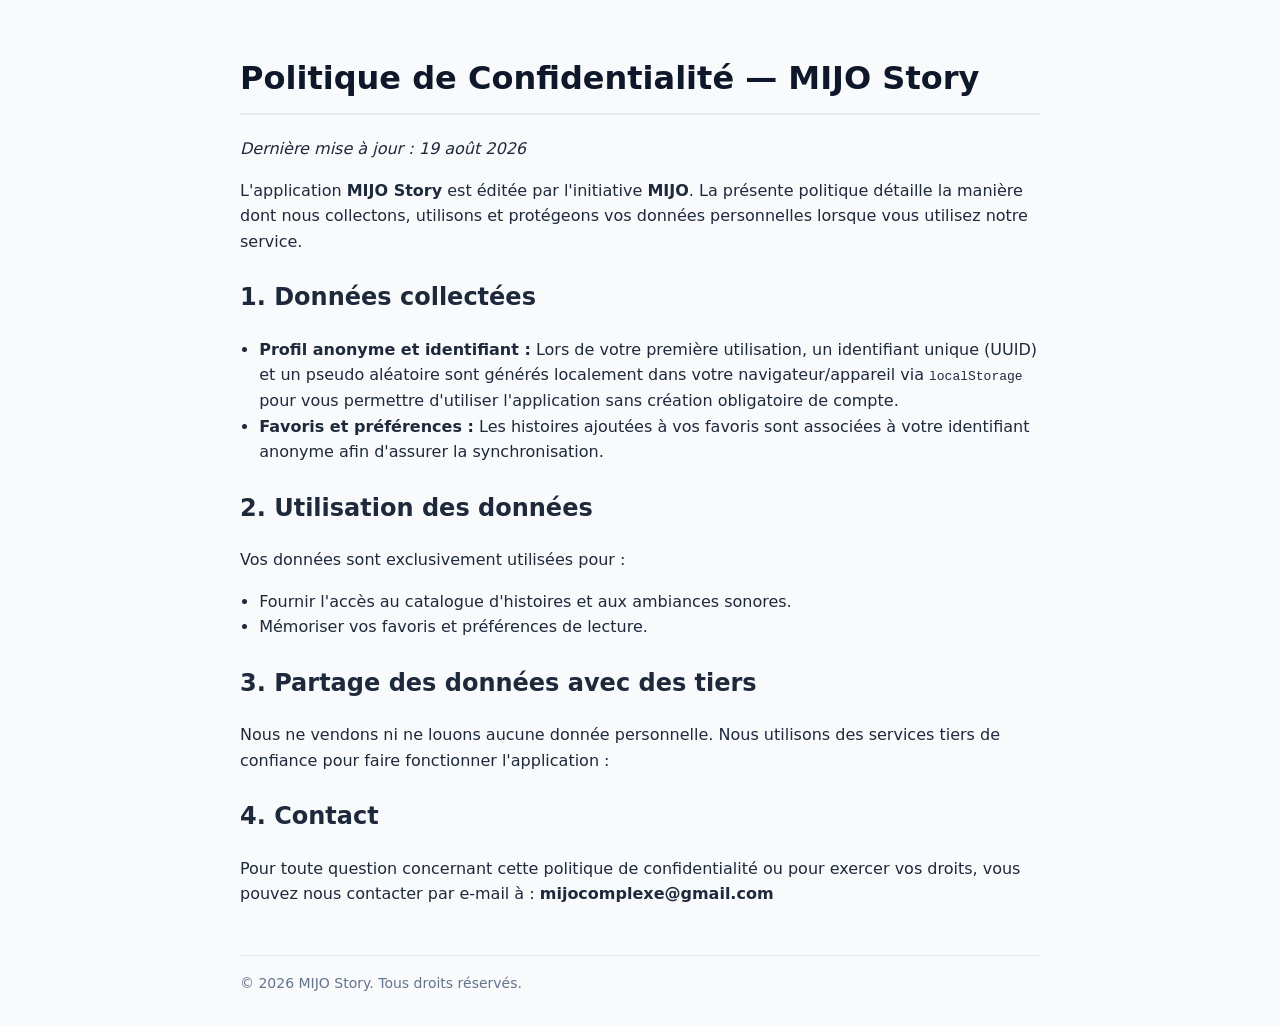
<file: privacy.html>
<!DOCTYPE html>
<html lang="fr">
<head>
  <meta charset="UTF-8">
  <meta name="viewport" content="width=device-width, initial-scale=1.0">
  <title>Politique de Confidentialité — MIJO Story</title>
  <style>
    body { font-family: system-ui, -apple-system, sans-serif; line-height: 1.6; color: #1e293b; background: #f8fafc; max-width: 800px; margin: 0 auto; padding: 2rem 1rem; }
    h1 { color: #0f172a; border-bottom: 2px solid #e2e8f0; padding-bottom: 0.5rem; }
    h2 { color: #1e293b; margin-top: 1.5rem; }
    ul { padding-left: 1.2rem; }
    .footer { margin-top: 3rem; font-size: 0.875rem; color: #64748b; border-top: 1px solid #e2e8f0; padding-top: 1rem; }
  </style>
</head>
<body>

  <h1>Politique de Confidentialité — MIJO Story</h1>
  <p><em>Dernière mise à jour : 19 août 2026</em></p>

  <p>L'application <strong>MIJO Story</strong> est éditée par l'initiative <strong>MIJO</strong>. La présente politique détaille la manière dont nous collectons, utilisons et protégeons vos données personnelles lorsque vous utilisez notre service.</p>

  <h2>1. Données collectées</h2>
  <ul>
    <li><strong>Profil anonyme et identifiant :</strong> Lors de votre première utilisation, un identifiant unique (UUID) et un pseudo aléatoire sont générés localement dans votre navigateur/appareil via <code>localStorage</code> pour vous permettre d'utiliser l'application sans création obligatoire de compte.</li>
    <li><strong>Favoris et préférences :</strong> Les histoires ajoutées à vos favoris sont associées à votre identifiant anonyme afin d'assurer la synchronisation.</li>
   
  </ul>

  <h2>2. Utilisation des données</h2>
  <p>Vos données sont exclusivement utilisées pour :</p>
  <ul>
    <li>Fournir l'accès au catalogue d'histoires et aux ambiances sonores.</li>
    
    <li>Mémoriser vos favoris et préférences de lecture.</li>
    
  </ul>

  <h2>3. Partage des données avec des tiers</h2>
  <p>Nous ne vendons ni ne louons aucune donnée personnelle. Nous utilisons des services tiers de confiance pour faire fonctionner l'application :</p>
 
  

  <h2>4. Contact</h2>
  <p>Pour toute question concernant cette politique de confidentialité ou pour exercer vos droits, vous pouvez nous contacter par e-mail à : <strong>mijocomplexe@gmail.com</strong></p>

  <div class="footer">
    &copy; 2026 MIJO Story. Tous droits réservés.
  </div>

</body>
</html>
</file>
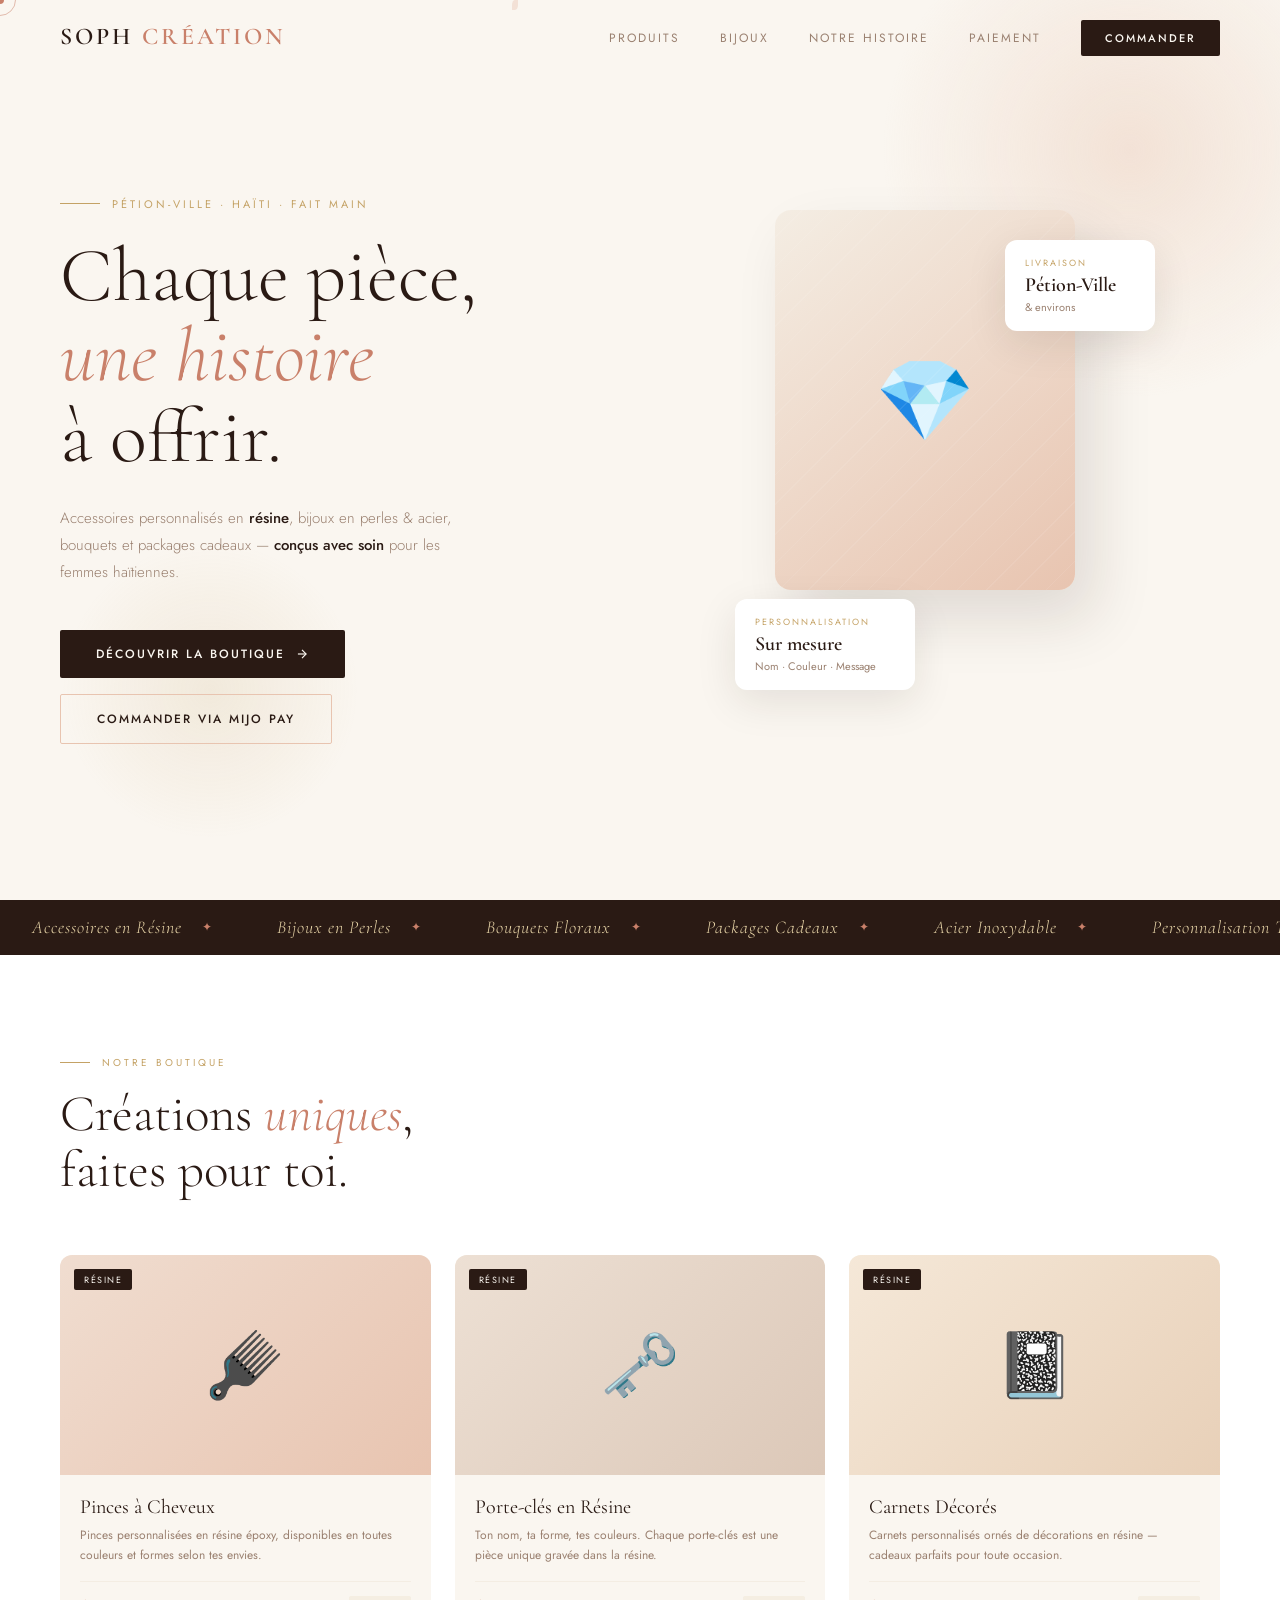
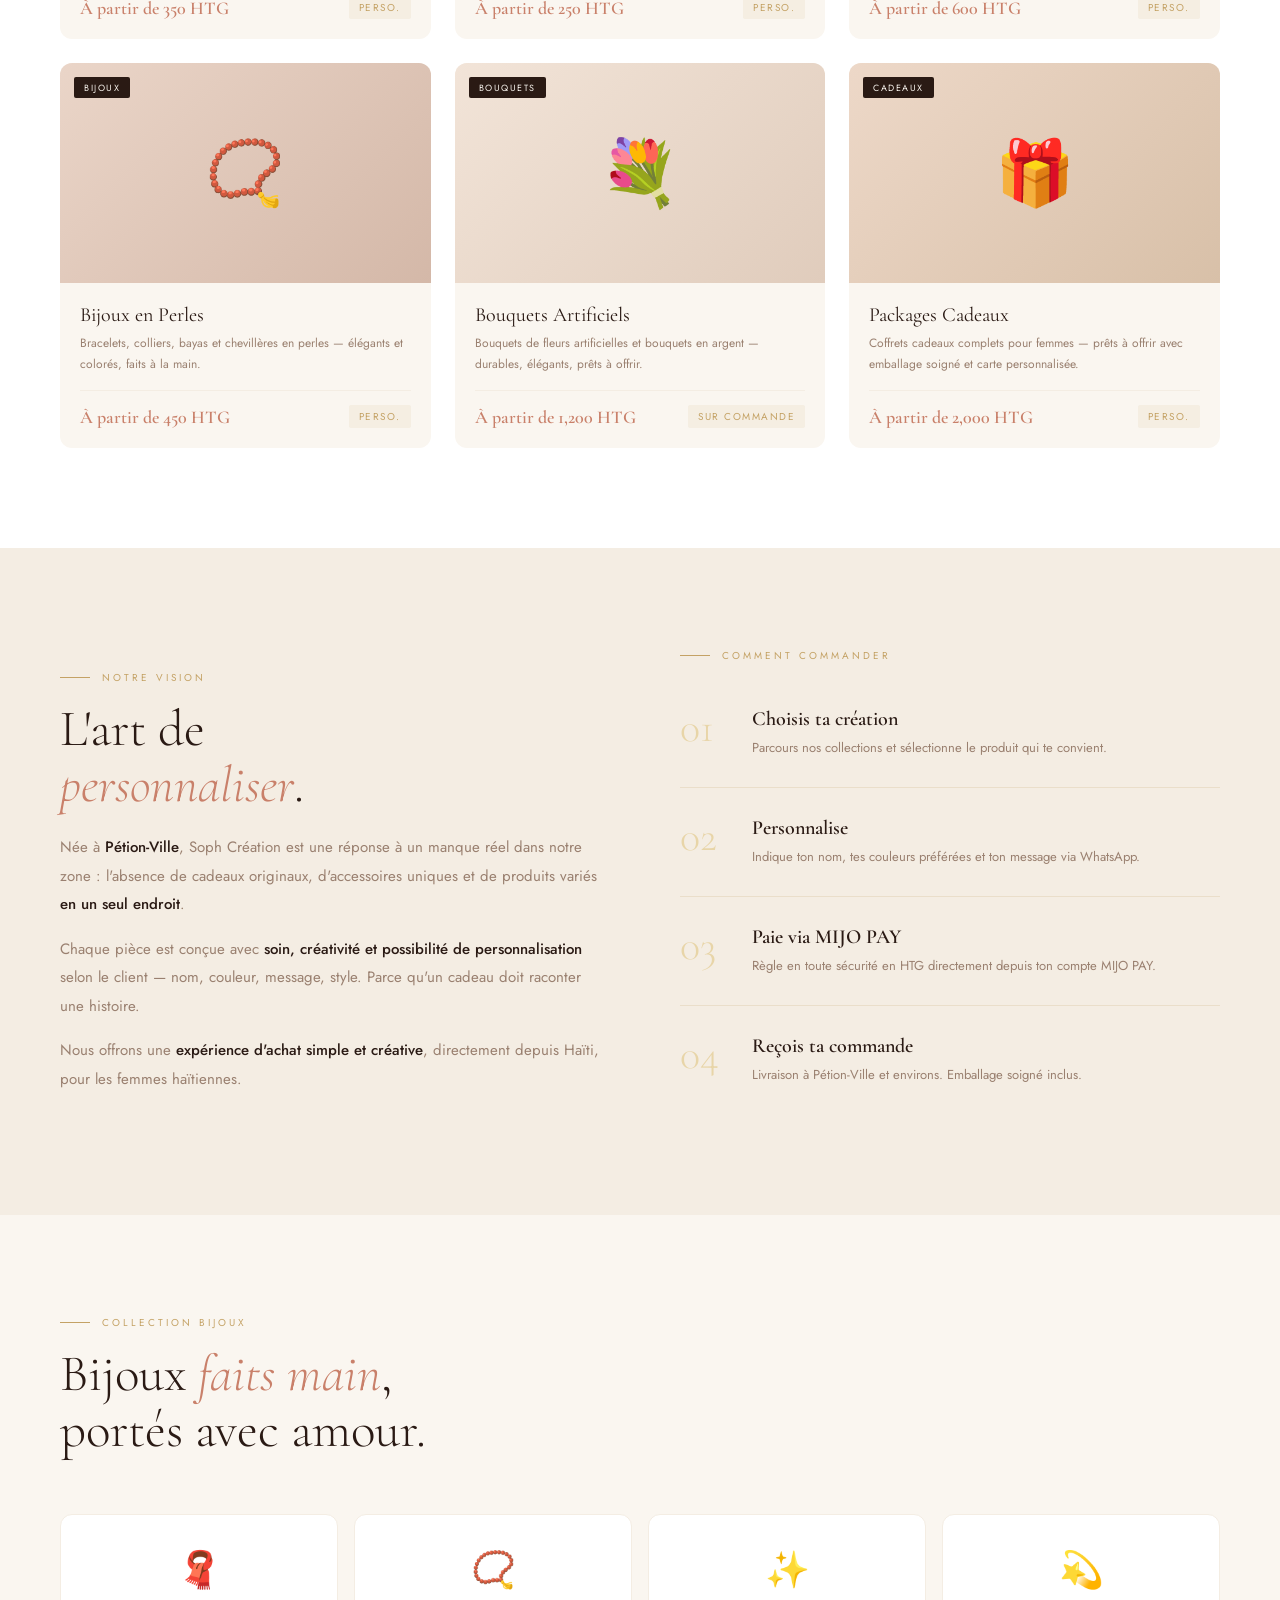
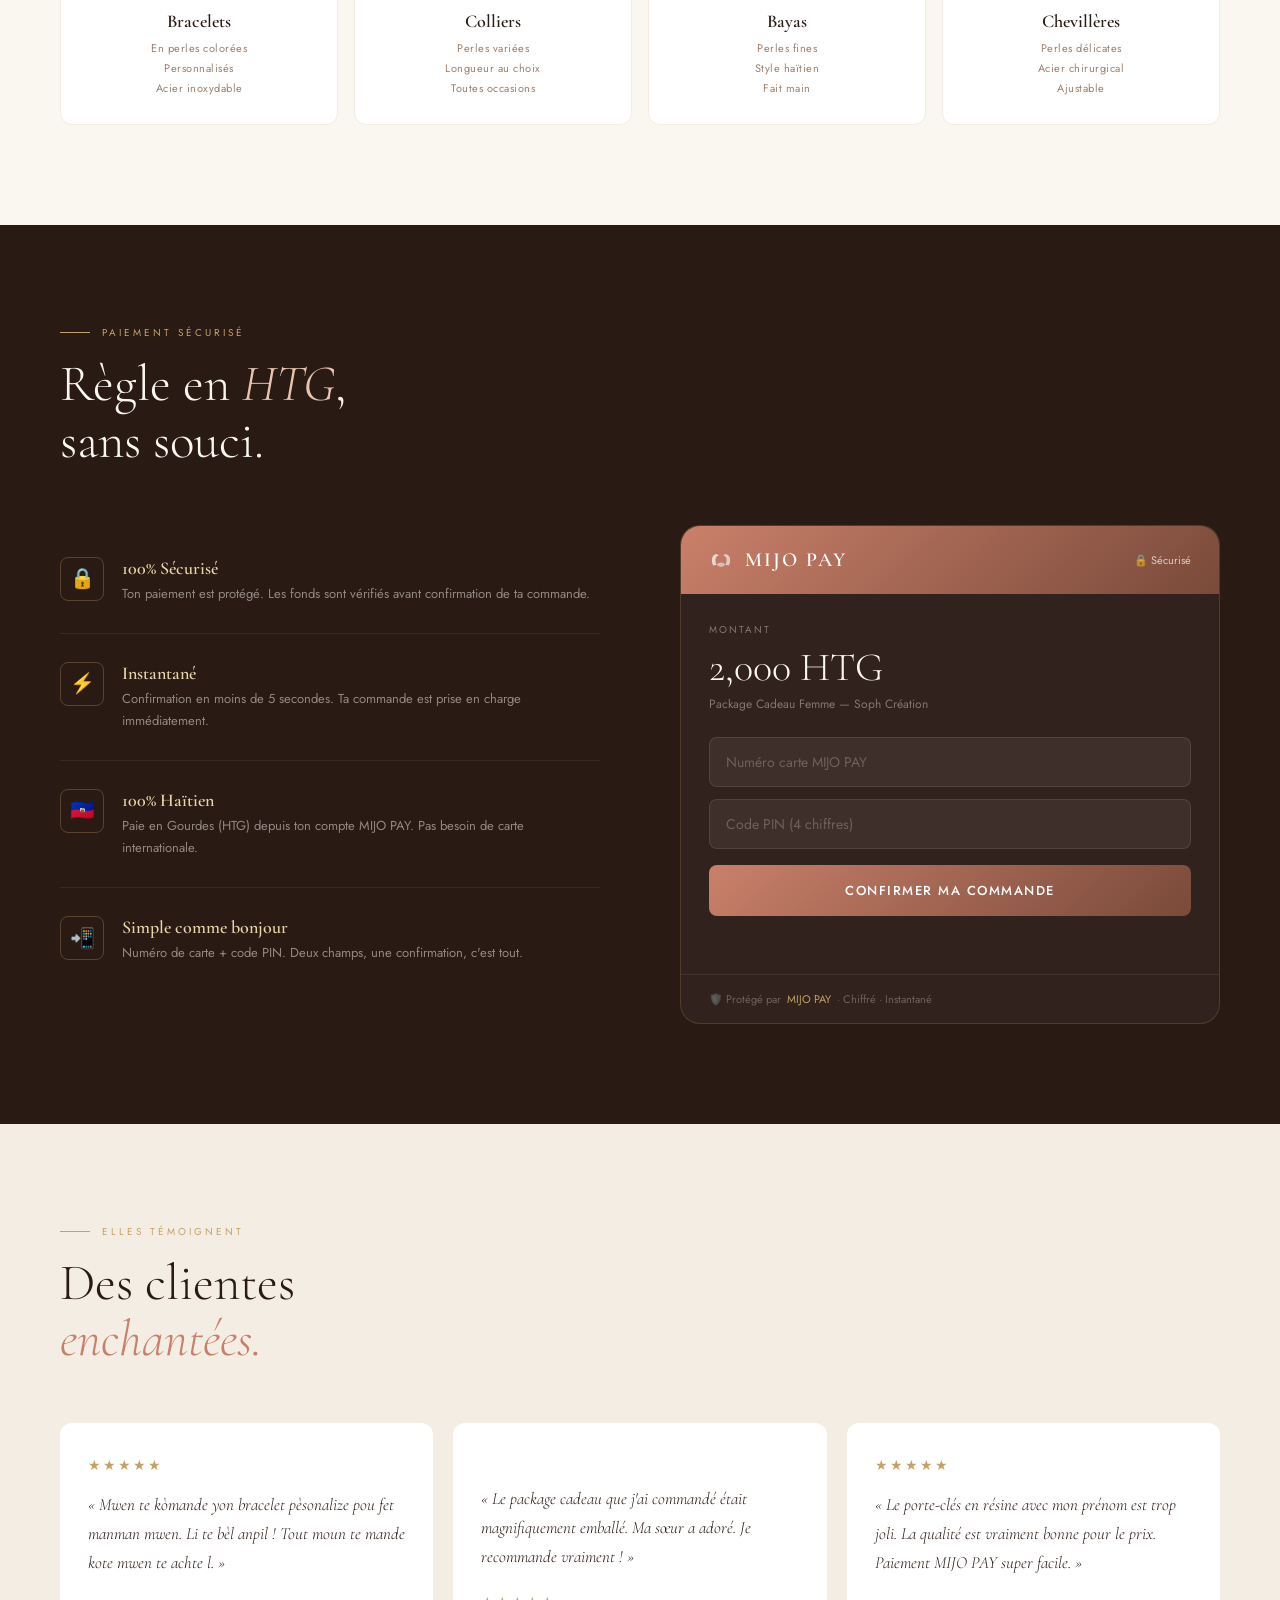
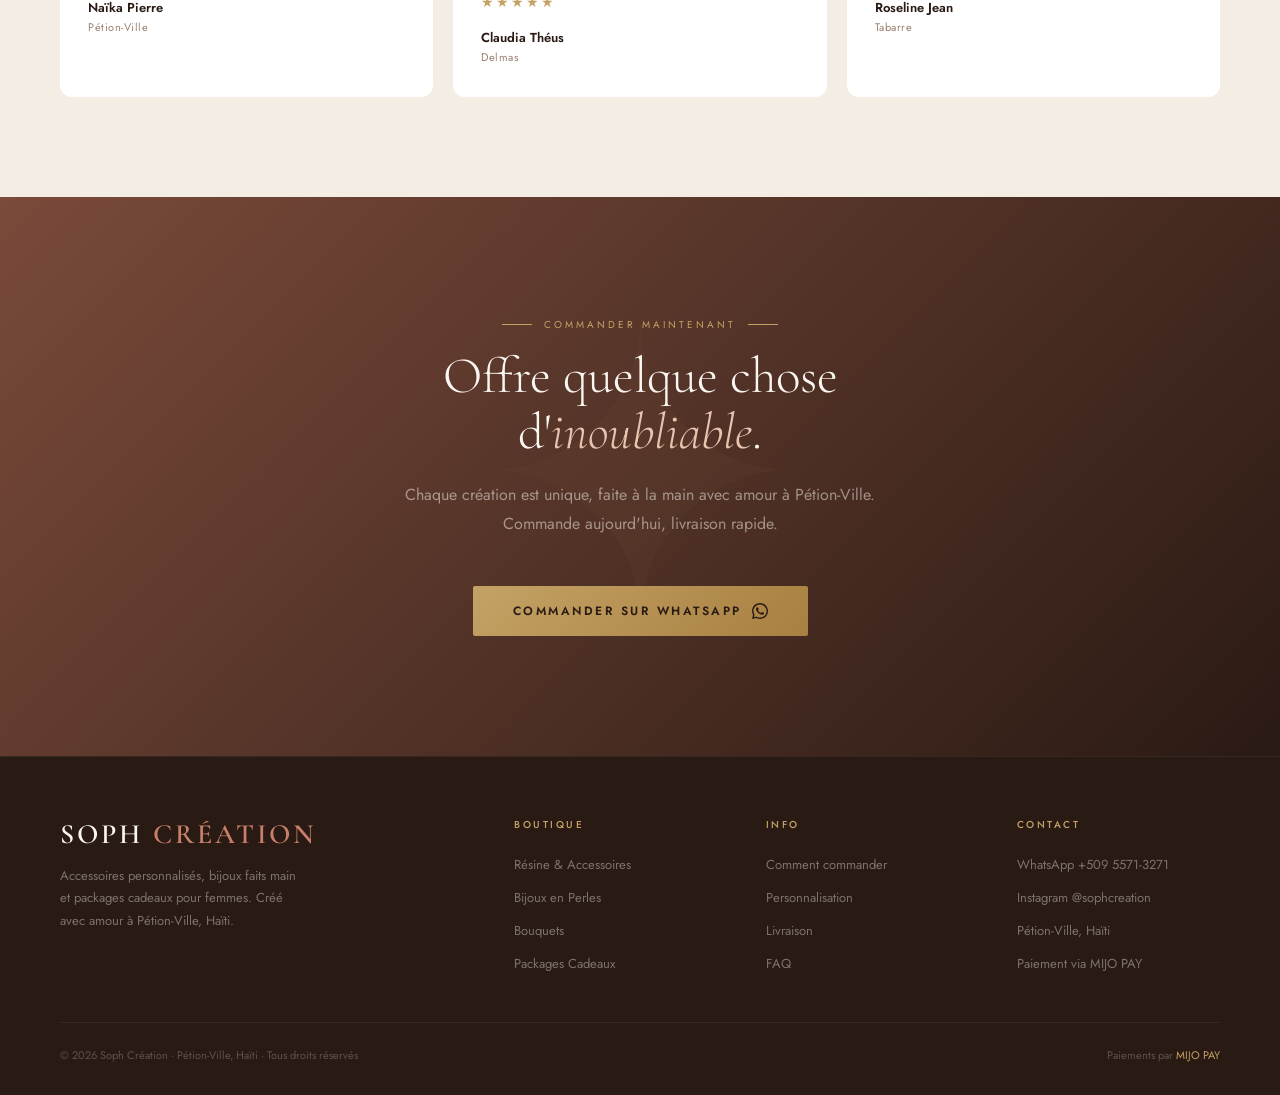
<file: soph_creation.html>
<!DOCTYPE html>
<html lang="fr">
<head>
<meta charset="UTF-8">
<meta name="viewport" content="width=device-width, initial-scale=1.0">
<title>Soph Création — Accessoires & Cadeaux Personnalisés</title>
<link href="https://fonts.googleapis.com/css2?family=Cormorant+Garamond:ital,wght@0,300;0,400;0,600;1,300;1,400&family=Jost:wght@200;300;400;500;600&display=swap" rel="stylesheet">
<style>
:root {
  --cream: #FAF6F0;
  --warm:  #F4EDE3;
  --blush: #E8C4B0;
  --rose:  #C9806A;
  --deep:  #7A4A3A;
  --ink:   #2A1A14;
  --gold:  #C4A265;
  --goldl: #E8D5A8;
  --muted: #9A8070;
  --white: #FFFFFF;
}

*, *::before, *::after { margin: 0; padding: 0; box-sizing: border-box; }
html { scroll-behavior: smooth; }

body {
  background: var(--cream);
  color: var(--ink);
  font-family: 'Jost', sans-serif;
  overflow-x: hidden;
  cursor: none;
}

/* ── CURSOR ── */
.cursor {
  width: 8px; height: 8px;
  background: var(--rose);
  border-radius: 50%;
  position: fixed; top: 0; left: 0;
  pointer-events: none; z-index: 9999;
  transform: translate(-50%,-50%);
  transition: transform 0.1s;
}
.cursor-ring {
  width: 32px; height: 32px;
  border: 1px solid rgba(201,128,106,0.5);
  border-radius: 50%;
  position: fixed; top: 0; left: 0;
  pointer-events: none; z-index: 9998;
  transform: translate(-50%,-50%);
  transition: all 0.35s ease;
}
@media(max-width:768px){ .cursor,.cursor-ring{display:none;} body{cursor:auto;} }

/* ── FLOATING PETALS background ── */
.petal {
  position: fixed;
  width: 6px; height: 10px;
  background: var(--blush);
  border-radius: 50% 0 50% 0;
  opacity: 0;
  pointer-events: none;
  z-index: 0;
  animation: petalFall linear infinite;
}
@keyframes petalFall {
  0%   { transform: translateY(-20px) rotate(0deg); opacity: 0.6; }
  100% { transform: translateY(110vh) rotate(360deg); opacity: 0; }
}

/* ── NAV ── */
nav {
  position: fixed; top: 0; left: 0; right: 0;
  z-index: 200;
  padding: 22px 60px;
  display: flex; align-items: center; justify-content: space-between;
  transition: background 0.4s, box-shadow 0.4s;
}
nav.scrolled {
  background: rgba(250,246,240,0.96);
  box-shadow: 0 1px 0 rgba(196,162,101,0.2);
  backdrop-filter: blur(12px);
}
.nav-brand {
  font-family: 'Cormorant Garamond', serif;
  font-size: 24px;
  font-weight: 600;
  letter-spacing: 3px;
  color: var(--ink);
  text-decoration: none;
}
.nav-brand span { color: var(--rose); }
.nav-links {
  display: flex; gap: 40px; list-style: none;
}
.nav-links a {
  font-size: 12px;
  font-weight: 400;
  letter-spacing: 2px;
  text-transform: uppercase;
  color: var(--muted);
  text-decoration: none;
  transition: color 0.3s;
}
.nav-links a:hover { color: var(--ink); }
.nav-btn {
  background: var(--ink);
  color: var(--cream) !important;
  padding: 10px 24px;
  border-radius: 2px;
  font-size: 11px !important;
  font-weight: 500 !important;
  letter-spacing: 2px !important;
  transition: background 0.3s !important;
}
.nav-btn:hover { background: var(--rose) !important; color: var(--white) !important; }

/* ── HERO ── */
.hero {
  min-height: 100vh;
  display: grid;
  grid-template-columns: 1fr 1fr;
  align-items: center;
  padding: 100px 60px 60px;
  position: relative;
  overflow: hidden;
  gap: 60px;
}
.hero::before {
  content: '';
  position: absolute;
  width: 500px; height: 500px;
  border-radius: 50%;
  background: radial-gradient(circle, rgba(232,197,176,0.4) 0%, transparent 70%);
  top: -100px; right: -100px;
  pointer-events: none;
}
.hero::after {
  content: '';
  position: absolute;
  width: 300px; height: 300px;
  border-radius: 50%;
  background: radial-gradient(circle, rgba(196,162,101,0.15) 0%, transparent 70%);
  bottom: 60px; left: 60px;
  pointer-events: none;
}
.hero-left { position: relative; z-index: 2; }
.hero-eyebrow {
  display: flex; align-items: center; gap: 12px;
  margin-bottom: 24px;
  animation: fadeUp 1s 0.1s both;
}
.hero-line { width: 40px; height: 1px; background: var(--gold); }
.hero-eyebrow-text {
  font-size: 11px;
  letter-spacing: 3px;
  text-transform: uppercase;
  color: var(--gold);
  font-weight: 400;
}
.hero-h1 {
  font-family: 'Cormorant Garamond', serif;
  font-size: clamp(56px, 6vw, 90px);
  font-weight: 300;
  line-height: 1.05;
  color: var(--ink);
  animation: fadeUp 1s 0.2s both;
}
.hero-h1 em {
  font-style: italic;
  color: var(--rose);
}
.hero-sub {
  font-size: 15px;
  font-weight: 300;
  color: var(--muted);
  line-height: 1.8;
  max-width: 420px;
  margin: 28px 0 44px;
  animation: fadeUp 1s 0.35s both;
}
.hero-sub strong { color: var(--ink); font-weight: 500; }
.hero-actions {
  display: flex; gap: 16px; flex-wrap: wrap;
  animation: fadeUp 1s 0.5s both;
}
.btn-dark {
  background: var(--ink);
  color: var(--cream);
  padding: 15px 36px;
  font-size: 12px;
  font-weight: 500;
  letter-spacing: 2px;
  text-transform: uppercase;
  text-decoration: none;
  border-radius: 2px;
  transition: background 0.3s, transform 0.2s;
  display: inline-flex; align-items: center; gap: 10px;
  border: none; cursor: none;
}
.btn-dark:hover { background: var(--rose); transform: translateY(-2px); }
.btn-outline {
  background: transparent;
  color: var(--ink);
  padding: 15px 36px;
  font-size: 12px;
  font-weight: 500;
  letter-spacing: 2px;
  text-transform: uppercase;
  text-decoration: none;
  border: 1px solid var(--blush);
  border-radius: 2px;
  transition: border-color 0.3s, background 0.3s;
  cursor: none;
}
.btn-outline:hover { border-color: var(--rose); background: rgba(201,128,106,0.05); }

/* Hero visual */
.hero-right {
  position: relative; z-index: 2;
  display: flex; justify-content: center;
  animation: fadeLeft 1s 0.3s both;
}
.hero-visual {
  width: 420px; height: 520px;
  position: relative;
}
.hero-card-main {
  position: absolute;
  width: 300px; height: 380px;
  background: linear-gradient(145deg, var(--warm), var(--blush));
  border-radius: 16px;
  top: 0; left: 40px;
  display: flex; align-items: center; justify-content: center;
  font-size: 80px;
  box-shadow: 20px 30px 60px rgba(42,26,20,0.12);
  overflow: hidden;
}
.hero-card-main::before {
  content: '';
  position: absolute; inset: 0;
  background: repeating-linear-gradient(
    -45deg,
    transparent 0, transparent 20px,
    rgba(255,255,255,0.08) 20px, rgba(255,255,255,0.08) 21px
  );
}
.hero-card-float {
  position: absolute;
  background: var(--white);
  border-radius: 12px;
  padding: 16px 20px;
  box-shadow: 0 12px 40px rgba(42,26,20,0.1);
}
.hcf-1 { bottom: 40px; left: 0; width: 180px; }
.hcf-2 { top: 30px; right: 0; width: 150px; }
.hcf-tag {
  font-size: 9px;
  letter-spacing: 2px;
  text-transform: uppercase;
  color: var(--gold);
  margin-bottom: 4px;
}
.hcf-val {
  font-family: 'Cormorant Garamond', serif;
  font-size: 20px;
  font-weight: 600;
  color: var(--ink);
}
.hcf-sub { font-size: 11px; color: var(--muted); margin-top: 2px; }

/* ── MARQUEE ── */
.marquee-wrap {
  background: var(--ink);
  padding: 16px 0;
  overflow: hidden;
}
.marquee-inner {
  display: inline-flex;
  animation: marquee 30s linear infinite;
  white-space: nowrap;
}
.marquee-item {
  display: inline-flex; align-items: center; gap: 20px;
  padding: 0 32px;
  font-family: 'Cormorant Garamond', serif;
  font-size: 18px;
  font-style: italic;
  font-weight: 300;
  color: var(--goldl);
  letter-spacing: 1px;
}
.marquee-dot { color: var(--rose); font-style: normal; font-size: 12px; }
@keyframes marquee {
  from { transform: translateX(0); }
  to   { transform: translateX(-50%); }
}

/* ── SECTIONS ── */
section { padding: 100px 60px; position: relative; }

.section-eyebrow {
  display: flex; align-items: center; gap: 12px;
  margin-bottom: 16px;
}
.section-line { width: 30px; height: 1px; background: var(--gold); }
.section-tag-text {
  font-size: 10px;
  letter-spacing: 3px;
  text-transform: uppercase;
  color: var(--gold);
}
.section-title {
  font-family: 'Cormorant Garamond', serif;
  font-size: clamp(38px, 4vw, 60px);
  font-weight: 300;
  line-height: 1.1;
  color: var(--ink);
}
.section-title em { font-style: italic; color: var(--rose); }

/* ── PRODUCTS ── */
.products { background: var(--white); }
.products-grid {
  display: grid;
  grid-template-columns: repeat(3, 1fr);
  gap: 24px;
  margin-top: 56px;
}
.product-card {
  background: var(--cream);
  border-radius: 12px;
  overflow: hidden;
  transition: transform 0.4s ease, box-shadow 0.4s;
  cursor: none;
}
.product-card:hover {
  transform: translateY(-10px);
  box-shadow: 0 24px 60px rgba(42,26,20,0.1);
}
.product-img {
  height: 220px;
  display: flex; align-items: center; justify-content: center;
  font-size: 64px;
  position: relative;
  overflow: hidden;
  transition: background 0.4s;
}
.product-img.r1 { background: linear-gradient(135deg, #F0DDD0, #E8C4B0); }
.product-img.r2 { background: linear-gradient(135deg, #EDE0D4, #DCC8B8); }
.product-img.r3 { background: linear-gradient(135deg, #F5E8D8, #E8D0B8); }
.product-img.r4 { background: linear-gradient(135deg, #EAD5C8, #D4B8A8); }
.product-img.r5 { background: linear-gradient(135deg, #F2E4D8, #E0CCBC); }
.product-img.r6 { background: linear-gradient(135deg, #EDD8C8, #D8C0A8); }
.product-badge {
  position: absolute; top: 14px; left: 14px;
  background: var(--ink);
  color: var(--cream);
  font-size: 9px;
  letter-spacing: 1.5px;
  text-transform: uppercase;
  padding: 4px 10px;
  border-radius: 2px;
}
.product-body { padding: 20px; }
.product-name {
  font-family: 'Cormorant Garamond', serif;
  font-size: 20px;
  font-weight: 400;
  color: var(--ink);
  margin-bottom: 6px;
}
.product-desc {
  font-size: 12px;
  color: var(--muted);
  line-height: 1.7;
  margin-bottom: 16px;
}
.product-footer {
  display: flex; justify-content: space-between; align-items: center;
  padding-top: 14px;
  border-top: 1px solid var(--warm);
}
.product-price {
  font-family: 'Cormorant Garamond', serif;
  font-size: 18px;
  color: var(--rose);
  font-weight: 600;
}
.product-perso {
  font-size: 10px;
  letter-spacing: 1.5px;
  text-transform: uppercase;
  color: var(--gold);
  background: rgba(196,162,101,0.1);
  padding: 4px 10px;
  border-radius: 2px;
}

/* ── STORY / PROCESS ── */
.story { background: var(--warm); }
.story-inner {
  display: grid;
  grid-template-columns: 1fr 1fr;
  gap: 80px;
  align-items: center;
}
.story-text p {
  font-size: 15px;
  color: var(--muted);
  line-height: 1.9;
  margin-top: 20px;
}
.story-text p + p { margin-top: 16px; }
.story-text strong { color: var(--ink); font-weight: 500; }
.process-steps {
  display: flex; flex-direction: column; gap: 0;
}
.process-step {
  display: flex; gap: 24px; align-items: flex-start;
  padding: 28px 0;
  border-bottom: 1px solid rgba(196,162,101,0.2);
  position: relative;
}
.process-step:last-child { border-bottom: none; }
.process-num {
  font-family: 'Cormorant Garamond', serif;
  font-size: 42px;
  font-weight: 300;
  color: var(--goldl);
  line-height: 1;
  min-width: 48px;
  transition: color 0.3s;
}
.process-step:hover .process-num { color: var(--gold); }
.process-body h4 {
  font-family: 'Cormorant Garamond', serif;
  font-size: 20px;
  font-weight: 600;
  color: var(--ink);
  margin-bottom: 6px;
}
.process-body p {
  font-size: 13px;
  color: var(--muted);
  line-height: 1.7;
}

/* ── CATEGORIES (bijoux focus) ── */
.bijoux { background: var(--cream); }
.bijoux-grid {
  display: grid;
  grid-template-columns: repeat(4, 1fr);
  gap: 16px;
  margin-top: 56px;
}
.bijou-card {
  background: var(--white);
  border: 1px solid var(--warm);
  border-radius: 12px;
  padding: 28px 20px;
  text-align: center;
  transition: transform 0.3s, border-color 0.3s, box-shadow 0.3s;
  cursor: none;
}
.bijou-card:hover {
  transform: translateY(-6px);
  border-color: var(--blush);
  box-shadow: 0 16px 40px rgba(42,26,20,0.08);
}
.bijou-icon { font-size: 36px; margin-bottom: 14px; display: block; }
.bijou-name {
  font-family: 'Cormorant Garamond', serif;
  font-size: 18px;
  font-weight: 600;
  color: var(--ink);
  margin-bottom: 8px;
}
.bijou-items {
  display: flex; flex-direction: column; gap: 4px;
}
.bijou-item {
  font-size: 11px;
  color: var(--muted);
  letter-spacing: 0.5px;
}

/* ── PAYMENT / MIJO PAY ── */
.payment { background: var(--ink); color: var(--cream); }
.payment .section-line { background: var(--gold); }
.payment .section-tag-text { color: var(--gold); }
.payment .section-title { color: var(--cream); }
.payment .section-title em { color: var(--blush); }
.payment-inner {
  display: grid;
  grid-template-columns: 1fr 1fr;
  gap: 80px;
  align-items: center;
  margin-top: 56px;
}
.payment-features {
  display: flex; flex-direction: column; gap: 28px;
}
.pay-feat {
  display: flex; gap: 18px; align-items: flex-start;
  padding-bottom: 28px;
  border-bottom: 1px solid rgba(255,255,255,0.07);
}
.pay-feat:last-child { border-bottom: none; }
.pay-feat-icon {
  width: 44px; height: 44px;
  border: 1px solid rgba(196,162,101,0.3);
  border-radius: 8px;
  display: flex; align-items: center; justify-content: center;
  font-size: 20px;
  flex-shrink: 0;
}
.pay-feat-text h4 {
  font-family: 'Cormorant Garamond', serif;
  font-size: 18px;
  font-weight: 600;
  color: var(--goldl);
  margin-bottom: 4px;
}
.pay-feat-text p { font-size: 13px; color: rgba(250,246,240,0.5); line-height: 1.7; }

/* payment widget */
.pay-widget {
  background: rgba(255,255,255,0.04);
  border: 1px solid rgba(196,162,101,0.2);
  border-radius: 20px;
  overflow: hidden;
}
.pw-header {
  background: linear-gradient(135deg, var(--rose), var(--deep));
  padding: 22px 28px;
  display: flex; align-items: center; gap: 12px;
}
.pw-logo {
  font-family: 'Cormorant Garamond', serif;
  font-size: 20px;
  font-weight: 600;
  letter-spacing: 2px;
  color: var(--white);
}
.pw-secure { margin-left: auto; font-size: 11px; color: rgba(255,255,255,0.7); }
.pw-body { padding: 28px; }
.pw-label { font-size: 10px; letter-spacing: 2px; text-transform: uppercase; color: rgba(250,246,240,0.4); margin-bottom: 6px; }
.pw-amount {
  font-family: 'Cormorant Garamond', serif;
  font-size: 40px; font-weight: 300;
  color: var(--cream);
  margin-bottom: 4px;
}
.pw-desc { font-size: 12px; color: rgba(250,246,240,0.4); margin-bottom: 24px; }
.pw-input {
  width: 100%;
  background: rgba(255,255,255,0.06);
  border: 1px solid rgba(255,255,255,0.1);
  border-radius: 8px;
  padding: 14px 16px;
  color: var(--cream);
  font-family: 'Jost', sans-serif;
  font-size: 14px;
  margin-bottom: 12px;
  outline: none;
  transition: border-color 0.3s;
}
.pw-input:focus { border-color: rgba(196,162,101,0.5); }
.pw-input::placeholder { color: rgba(250,246,240,0.25); }
.pw-btn {
  width: 100%;
  background: linear-gradient(135deg, var(--rose), var(--deep));
  color: var(--white);
  border: none;
  padding: 16px;
  border-radius: 8px;
  font-family: 'Jost', sans-serif;
  font-size: 13px;
  font-weight: 500;
  letter-spacing: 1.5px;
  text-transform: uppercase;
  cursor: none;
  transition: opacity 0.3s, transform 0.2s;
  margin-top: 4px;
}
.pw-btn:hover { opacity: 0.9; transform: translateY(-1px); }
.pw-msg { text-align: center; font-size: 12px; margin-top: 12px; min-height: 18px; }
.pw-footer {
  padding: 16px 28px;
  border-top: 1px solid rgba(255,255,255,0.07);
  font-size: 11px;
  color: rgba(250,246,240,0.3);
  display: flex; align-items: center; gap: 6px;
}
.pw-footer span { color: var(--gold); }

/* ── TESTIMONIALS ── */
.testi { background: var(--warm); }
.testi-grid {
  display: grid;
  grid-template-columns: repeat(3, 1fr);
  gap: 20px;
  margin-top: 56px;
}
.testi-card {
  background: var(--white);
  border-radius: 12px;
  padding: 32px 28px;
}
.testi-stars { color: var(--gold); font-size: 14px; margin-bottom: 16px; letter-spacing: 2px; }
.testi-text {
  font-family: 'Cormorant Garamond', serif;
  font-size: 17px;
  font-style: italic;
  font-weight: 300;
  color: var(--ink);
  line-height: 1.7;
  margin-bottom: 20px;
}
.testi-author-name { font-size: 13px; font-weight: 600; color: var(--ink); }
.testi-author-loc { font-size: 11px; color: var(--muted); margin-top: 2px; letter-spacing: 0.5px; }

/* ── CTA ── */
.cta-section {
  background: linear-gradient(135deg, var(--deep), var(--ink));
  text-align: center;
  padding: 120px 60px;
  position: relative;
  overflow: hidden;
}
.cta-section::before {
  content: '✦';
  position: absolute;
  font-size: 400px;
  color: rgba(196,162,101,0.04);
  top: 50%; left: 50%;
  transform: translate(-50%,-50%);
  pointer-events: none;
  line-height: 1;
}
.cta-section .section-title { color: var(--cream); }
.cta-section .section-title em { color: var(--blush); }
.cta-section p {
  font-size: 16px;
  color: rgba(250,246,240,0.5);
  max-width: 480px;
  margin: 20px auto 48px;
  line-height: 1.8;
}
.btn-gold {
  background: linear-gradient(135deg, var(--gold), #A88040);
  color: var(--ink);
  padding: 16px 40px;
  font-size: 12px;
  font-weight: 600;
  letter-spacing: 2.5px;
  text-transform: uppercase;
  text-decoration: none;
  border-radius: 2px;
  transition: transform 0.2s, box-shadow 0.3s;
  display: inline-flex; align-items: center; gap: 10px;
  border: none; cursor: none;
}
.btn-gold:hover { transform: translateY(-3px); box-shadow: 0 14px 40px rgba(196,162,101,0.4); }

/* ── FOOTER ── */
footer {
  background: var(--ink);
  border-top: 1px solid rgba(255,255,255,0.06);
  padding: 60px 60px 32px;
}
.footer-top {
  display: grid;
  grid-template-columns: 2fr 1fr 1fr 1fr;
  gap: 48px;
  margin-bottom: 48px;
}
.footer-brand {
  font-family: 'Cormorant Garamond', serif;
  font-size: 28px; font-weight: 600;
  letter-spacing: 3px;
  color: var(--cream);
  margin-bottom: 14px;
}
.footer-brand span { color: var(--rose); }
.footer-tagline { font-size: 13px; color: rgba(250,246,240,0.4); line-height: 1.7; max-width: 240px; }
.footer-col h4 {
  font-size: 10px; font-weight: 500;
  text-transform: uppercase; letter-spacing: 2.5px;
  color: var(--gold);
  margin-bottom: 20px;
}
.footer-col ul { list-style: none; display: flex; flex-direction: column; gap: 10px; }
.footer-col a { color: rgba(250,246,240,0.4); font-size: 13px; text-decoration: none; transition: color 0.2s; }
.footer-col a:hover { color: var(--cream); }
.footer-bottom {
  border-top: 1px solid rgba(255,255,255,0.06);
  padding-top: 24px;
  display: flex; justify-content: space-between; align-items: center;
}
.footer-copy { font-size: 11px; color: rgba(250,246,240,0.25); }
.footer-powered { font-size: 11px; color: rgba(250,246,240,0.25); }
.footer-powered span { color: var(--gold); }

/* ── REVEAL ── */
@keyframes fadeUp {
  from { opacity: 0; transform: translateY(28px); }
  to   { opacity: 1; transform: translateY(0); }
}
@keyframes fadeLeft {
  from { opacity: 0; transform: translateX(28px); }
  to   { opacity: 1; transform: translateX(0); }
}
.reveal { opacity: 0; transform: translateY(30px); transition: opacity 0.8s ease, transform 0.8s ease; }
.reveal.visible { opacity: 1; transform: translateY(0); }

/* ── MOBILE ── */
@media(max-width:900px){
  nav { padding: 18px 24px; }
  .nav-links { display: none; }
  .hero { grid-template-columns: 1fr; padding: 100px 24px 60px; gap: 40px; }
  .hero-right { display: none; }
  section { padding: 70px 24px; }
  .products-grid, .testi-grid { grid-template-columns: 1fr; }
  .bijoux-grid { grid-template-columns: 1fr 1fr; }
  .story-inner, .payment-inner { grid-template-columns: 1fr; gap: 40px; }
  .footer-top { grid-template-columns: 1fr 1fr; }
}
</style>
</head>
<body>

<!-- CURSOR -->
<div class="cursor" id="cur"></div>
<div class="cursor-ring" id="ring"></div>

<!-- PETALS -->
<div class="petal" style="left:10%;animation-duration:12s;animation-delay:0s;width:5px;height:9px;"></div>
<div class="petal" style="left:25%;animation-duration:15s;animation-delay:2s;background:#E8D0B8;"></div>
<div class="petal" style="left:50%;animation-duration:10s;animation-delay:5s;width:4px;height:8px;"></div>
<div class="petal" style="left:70%;animation-duration:14s;animation-delay:1s;background:#DCC0A8;"></div>
<div class="petal" style="left:85%;animation-duration:11s;animation-delay:3s;width:6px;height:10px;"></div>
<div class="petal" style="left:40%;animation-duration:16s;animation-delay:7s;background:#E8C4B0;opacity:0.4;"></div>

<!-- NAV -->
<nav id="mainNav">
  <a href="#" class="nav-brand">SOPH <span>CRÉATION</span></a>
  <ul class="nav-links">
    <li><a href="#produits">Produits</a></li>
    <li><a href="#bijoux">Bijoux</a></li>
    <li><a href="#story">Notre Histoire</a></li>
    <li><a href="#paiement">Paiement</a></li>
    <li><a href="#paiement" class="nav-btn">Commander</a></li>
  </ul>
</nav>

<!-- HERO -->
<section class="hero">
  <div class="hero-left">
    <div class="hero-eyebrow">
      <div class="hero-line"></div>
      <span class="hero-eyebrow-text">Pétion-Ville · Haïti · Fait Main</span>
    </div>
    <h1 class="hero-h1">
      Chaque pièce,<br>
      <em>une histoire</em><br>
      à offrir.
    </h1>
    <p class="hero-sub">
      Accessoires personnalisés en <strong>résine</strong>, bijoux en perles & acier,
      bouquets et packages cadeaux — <strong>conçus avec soin</strong> pour les femmes haïtiennes.
    </p>
    <div class="hero-actions">
      <a href="#produits" class="btn-dark">
        Découvrir la boutique
        <svg width="14" height="14" viewBox="0 0 24 24" fill="none" stroke="currentColor" stroke-width="2"><line x1="5" y1="12" x2="19" y2="12"/><polyline points="12 5 19 12 12 19"/></svg>
      </a>
      <a href="#paiement" class="btn-outline">Commander via MIJO PAY</a>
    </div>
  </div>

  <div class="hero-right">
    <div class="hero-visual">
      <div class="hero-card-main">💎</div>
      <div class="hero-card-float hcf-1">
        <div class="hcf-tag">Personnalisation</div>
        <div class="hcf-val">Sur mesure</div>
        <div class="hcf-sub">Nom · Couleur · Message</div>
      </div>
      <div class="hero-card-float hcf-2">
        <div class="hcf-tag">Livraison</div>
        <div class="hcf-val">Pétion-Ville</div>
        <div class="hcf-sub">& environs</div>
      </div>
    </div>
  </div>
</section>

<!-- MARQUEE -->
<div class="marquee-wrap">
  <div class="marquee-inner" id="mq">
    <span class="marquee-item">Accessoires en Résine <span class="marquee-dot">✦</span></span>
    <span class="marquee-item">Bijoux en Perles <span class="marquee-dot">✦</span></span>
    <span class="marquee-item">Bouquets Floraux <span class="marquee-dot">✦</span></span>
    <span class="marquee-item">Packages Cadeaux <span class="marquee-dot">✦</span></span>
    <span class="marquee-item">Acier Inoxydable <span class="marquee-dot">✦</span></span>
    <span class="marquee-item">Personnalisation Totale <span class="marquee-dot">✦</span></span>
    <span class="marquee-item">Fait Main à Haïti <span class="marquee-dot">✦</span></span>
    <span class="marquee-item">Accessoires en Résine <span class="marquee-dot">✦</span></span>
    <span class="marquee-item">Bijoux en Perles <span class="marquee-dot">✦</span></span>
    <span class="marquee-item">Bouquets Floraux <span class="marquee-dot">✦</span></span>
    <span class="marquee-item">Packages Cadeaux <span class="marquee-dot">✦</span></span>
    <span class="marquee-item">Acier Inoxydable <span class="marquee-dot">✦</span></span>
    <span class="marquee-item">Personnalisation Totale <span class="marquee-dot">✦</span></span>
    <span class="marquee-item">Fait Main à Haïti <span class="marquee-dot">✦</span></span>
  </div>
</div>

<!-- PRODUITS -->
<section id="produits" class="products">
  <div class="section-eyebrow reveal">
    <div class="section-line"></div>
    <span class="section-tag-text">Notre boutique</span>
  </div>
  <h2 class="section-title reveal">Créations <em>uniques</em>,<br>faites pour toi.</h2>
  <div class="products-grid">
    <div class="product-card reveal">
      <div class="product-img r1">
        <span>🪮</span>
        <div class="product-badge">Résine</div>
      </div>
      <div class="product-body">
        <div class="product-name">Pinces à Cheveux</div>
        <p class="product-desc">Pinces personnalisées en résine époxy, disponibles en toutes couleurs et formes selon tes envies.</p>
        <div class="product-footer">
          <div class="product-price">À partir de 350 HTG</div>
          <div class="product-perso">Perso.</div>
        </div>
      </div>
    </div>
    <div class="product-card reveal">
      <div class="product-img r2">
        <span>🗝️</span>
        <div class="product-badge">Résine</div>
      </div>
      <div class="product-body">
        <div class="product-name">Porte-clés en Résine</div>
        <p class="product-desc">Ton nom, ta forme, tes couleurs. Chaque porte-clés est une pièce unique gravée dans la résine.</p>
        <div class="product-footer">
          <div class="product-price">À partir de 250 HTG</div>
          <div class="product-perso">Perso.</div>
        </div>
      </div>
    </div>
    <div class="product-card reveal">
      <div class="product-img r3">
        <span>📓</span>
        <div class="product-badge">Résine</div>
      </div>
      <div class="product-body">
        <div class="product-name">Carnets Décorés</div>
        <p class="product-desc">Carnets personnalisés ornés de décorations en résine — cadeaux parfaits pour toute occasion.</p>
        <div class="product-footer">
          <div class="product-price">À partir de 600 HTG</div>
          <div class="product-perso">Perso.</div>
        </div>
      </div>
    </div>
    <div class="product-card reveal">
      <div class="product-img r4">
        <span>📿</span>
        <div class="product-badge">Bijoux</div>
      </div>
      <div class="product-body">
        <div class="product-name">Bijoux en Perles</div>
        <p class="product-desc">Bracelets, colliers, bayas et chevillères en perles — élégants et colorés, faits à la main.</p>
        <div class="product-footer">
          <div class="product-price">À partir de 450 HTG</div>
          <div class="product-perso">Perso.</div>
        </div>
      </div>
    </div>
    <div class="product-card reveal">
      <div class="product-img r5">
        <span>💐</span>
        <div class="product-badge">Bouquets</div>
      </div>
      <div class="product-body">
        <div class="product-name">Bouquets Artificiels</div>
        <p class="product-desc">Bouquets de fleurs artificielles et bouquets en argent — durables, élégants, prêts à offrir.</p>
        <div class="product-footer">
          <div class="product-price">À partir de 1,200 HTG</div>
          <div class="product-perso">Sur commande</div>
        </div>
      </div>
    </div>
    <div class="product-card reveal">
      <div class="product-img r6">
        <span>🎁</span>
        <div class="product-badge">Cadeaux</div>
      </div>
      <div class="product-body">
        <div class="product-name">Packages Cadeaux</div>
        <p class="product-desc">Coffrets cadeaux complets pour femmes — prêts à offrir avec emballage soigné et carte personnalisée.</p>
        <div class="product-footer">
          <div class="product-price">À partir de 2,000 HTG</div>
          <div class="product-perso">Perso.</div>
        </div>
      </div>
    </div>
  </div>
</section>

<!-- STORY -->
<section id="story" class="story">
  <div class="story-inner">
    <div class="story-text">
      <div class="section-eyebrow reveal">
        <div class="section-line"></div>
        <span class="section-tag-text">Notre vision</span>
      </div>
      <h2 class="section-title reveal">L'art de<br><em>personnaliser</em>.</h2>
      <p class="reveal">
        Née à <strong>Pétion-Ville</strong>, Soph Création est une réponse à un manque réel dans notre zone : 
        l'absence de cadeaux originaux, d'accessoires uniques et de produits variés <strong>en un seul endroit</strong>.
      </p>
      <p class="reveal">
        Chaque pièce est conçue avec <strong>soin, créativité et possibilité de personnalisation</strong> 
        selon le client — nom, couleur, message, style. Parce qu'un cadeau doit raconter une histoire.
      </p>
      <p class="reveal">
        Nous offrons une <strong>expérience d'achat simple et créative</strong>, directement depuis 
        Haïti, pour les femmes haïtiennes.
      </p>
    </div>
    <div>
      <div class="section-eyebrow reveal">
        <div class="section-line"></div>
        <span class="section-tag-text">Comment commander</span>
      </div>
      <div class="process-steps">
        <div class="process-step reveal">
          <div class="process-num">01</div>
          <div class="process-body">
            <h4>Choisis ta création</h4>
            <p>Parcours nos collections et sélectionne le produit qui te convient.</p>
          </div>
        </div>
        <div class="process-step reveal">
          <div class="process-num">02</div>
          <div class="process-body">
            <h4>Personnalise</h4>
            <p>Indique ton nom, tes couleurs préférées et ton message via WhatsApp.</p>
          </div>
        </div>
        <div class="process-step reveal">
          <div class="process-num">03</div>
          <div class="process-body">
            <h4>Paie via MIJO PAY</h4>
            <p>Règle en toute sécurité en HTG directement depuis ton compte MIJO PAY.</p>
          </div>
        </div>
        <div class="process-step reveal">
          <div class="process-num">04</div>
          <div class="process-body">
            <h4>Reçois ta commande</h4>
            <p>Livraison à Pétion-Ville et environs. Emballage soigné inclus.</p>
          </div>
        </div>
      </div>
    </div>
  </div>
</section>

<!-- BIJOUX -->
<section id="bijoux" class="bijoux">
  <div class="section-eyebrow reveal">
    <div class="section-line"></div>
    <span class="section-tag-text">Collection bijoux</span>
  </div>
  <h2 class="section-title reveal">Bijoux <em>faits main</em>,<br>portés avec amour.</h2>
  <div class="bijoux-grid">
    <div class="bijou-card reveal">
      <span class="bijou-icon">🧣</span>
      <div class="bijou-name">Bracelets</div>
      <div class="bijou-items">
        <span class="bijou-item">En perles colorées</span>
        <span class="bijou-item">Personnalisés</span>
        <span class="bijou-item">Acier inoxydable</span>
      </div>
    </div>
    <div class="bijou-card reveal">
      <span class="bijou-icon">📿</span>
      <div class="bijou-name">Colliers</div>
      <div class="bijou-items">
        <span class="bijou-item">Perles variées</span>
        <span class="bijou-item">Longueur au choix</span>
        <span class="bijou-item">Toutes occasions</span>
      </div>
    </div>
    <div class="bijou-card reveal">
      <span class="bijou-icon">✨</span>
      <div class="bijou-name">Bayas</div>
      <div class="bijou-items">
        <span class="bijou-item">Perles fines</span>
        <span class="bijou-item">Style haïtien</span>
        <span class="bijou-item">Fait main</span>
      </div>
    </div>
    <div class="bijou-card reveal">
      <span class="bijou-icon">💫</span>
      <div class="bijou-name">Chevillères</div>
      <div class="bijou-items">
        <span class="bijou-item">Perles délicates</span>
        <span class="bijou-item">Acier chirurgical</span>
        <span class="bijou-item">Ajustable</span>
      </div>
    </div>
  </div>
</section>

<!-- PAIEMENT MIJO PAY -->
<section id="paiement" class="payment">
  <div class="section-eyebrow reveal">
    <div class="section-line"></div>
    <span class="section-tag-text">Paiement sécurisé</span>
  </div>
  <h2 class="section-title reveal">Règle en <em>HTG</em>,<br>sans souci.</h2>
  <div class="payment-inner">
    <div class="payment-features">
      <div class="pay-feat reveal">
        <div class="pay-feat-icon">🔒</div>
        <div class="pay-feat-text">
          <h4>100% Sécurisé</h4>
          <p>Ton paiement est protégé. Les fonds sont vérifiés avant confirmation de ta commande.</p>
        </div>
      </div>
      <div class="pay-feat reveal">
        <div class="pay-feat-icon">⚡</div>
        <div class="pay-feat-text">
          <h4>Instantané</h4>
          <p>Confirmation en moins de 5 secondes. Ta commande est prise en charge immédiatement.</p>
        </div>
      </div>
      <div class="pay-feat reveal">
        <div class="pay-feat-icon">🇭🇹</div>
        <div class="pay-feat-text">
          <h4>100% Haïtien</h4>
          <p>Paie en Gourdes (HTG) depuis ton compte MIJO PAY. Pas besoin de carte internationale.</p>
        </div>
      </div>
      <div class="pay-feat reveal">
        <div class="pay-feat-icon">📲</div>
        <div class="pay-feat-text">
          <h4>Simple comme bonjour</h4>
          <p>Numéro de carte + code PIN. Deux champs, une confirmation, c'est tout.</p>
        </div>
      </div>
    </div>

    <div class="reveal">
      <div class="pay-widget">
        <div class="pw-header">
          <svg width="24" height="20" viewBox="0 0 635 393" fill="none">
            <path d="M108 340 Q60 280 80 160 Q100 60 200 40 L260 80 Q180 100 170 180 Q160 260 200 320 Z" fill="rgba(255,255,255,0.7)"/>
            <path d="M527 340 Q575 280 555 160 Q535 60 435 40 L375 80 Q455 100 465 180 Q475 260 435 320 Z" fill="rgba(255,255,255,0.6)"/>
            <path d="M200 320 Q280 380 317 380 Q354 380 435 320 Q395 260 317 260 Q239 260 200 320 Z" fill="rgba(255,255,255,0.5)"/>
          </svg>
          <span class="pw-logo">MIJO PAY</span>
          <span class="pw-secure">🔒 Sécurisé</span>
        </div>
        <div class="pw-body">
          <div class="pw-label">Montant</div>
          <div class="pw-amount">2,000 HTG</div>
          <div class="pw-desc">Package Cadeau Femme — Soph Création</div>
          <input class="pw-input" id="pwCard" type="text" placeholder="Numéro carte MIJO PAY" maxlength="16">
          <input class="pw-input" id="pwPin" type="password" placeholder="Code PIN (4 chiffres)" maxlength="4">
          <button class="pw-btn" onclick="payerSoph()">Confirmer ma commande</button>
          <div class="pw-msg" id="pwMsg"></div>
        </div>
        <div class="pw-footer">🛡️ Protégé par <span>MIJO PAY</span> · Chiffré · Instantané</div>
      </div>
    </div>
  </div>
</section>

<!-- TÉMOIGNAGES -->
<section class="testi">
  <div class="section-eyebrow reveal">
    <div class="section-line"></div>
    <span class="section-tag-text">Elles témoignent</span>
  </div>
  <h2 class="section-title reveal">Des clientes<br><em>enchantées.</em></h2>
  <div class="testi-grid">
    <div class="testi-card reveal">
      <div class="testi-stars">★★★★★</div>
      <p class="testi-text">« Mwen te kòmande yon bracelet pèsonalize pou fet manman mwen. Li te bèl anpil ! Tout moun te mande kote mwen te achte l. »</p>
      <div class="testi-author-name">Naïka Pierre</div>
      <div class="testi-author-loc">Pétion-Ville</div>
    </div>
    <div class="testi-card reveal">
      <p class="testi-text" style="margin-top:30px;">« Le package cadeau que j'ai commandé était magnifiquement emballé. Ma sœur a adoré. Je recommande vraiment ! »</p>
      <div class="testi-stars" style="margin-bottom:0;margin-top:16px;">★★★★★</div>
      <div class="testi-author-name" style="margin-top:16px;">Claudia Théus</div>
      <div class="testi-author-loc">Delmas</div>
    </div>
    <div class="testi-card reveal">
      <div class="testi-stars">★★★★★</div>
      <p class="testi-text">« Le porte-clés en résine avec mon prénom est trop joli. La qualité est vraiment bonne pour le prix. Paiement MIJO PAY super facile. »</p>
      <div class="testi-author-name">Roseline Jean</div>
      <div class="testi-author-loc">Tabarre</div>
    </div>
  </div>
</section>

<!-- CTA -->
<section class="cta-section">
  <div class="section-eyebrow reveal" style="justify-content:center;">
    <div class="section-line" style="background:var(--gold);"></div>
    <span class="section-tag-text" style="color:var(--gold);">Commander maintenant</span>
    <div class="section-line" style="background:var(--gold);"></div>
  </div>
  <h2 class="section-title reveal">Offre quelque chose<br>d'<em>inoubliable</em>.</h2>
  <p class="reveal">Chaque création est unique, faite à la main avec amour à Pétion-Ville. Commande aujourd'hui, livraison rapide.</p>
  <a href="https://wa.me/50955713271" class="btn-gold reveal">
    Commander sur WhatsApp
    <svg width="16" height="16" viewBox="0 0 24 24" fill="currentColor"><path d="M17.472 14.382c-.297-.149-1.758-.867-2.03-.967-.273-.099-.471-.148-.67.15-.197.297-.767.966-.94 1.164-.173.199-.347.223-.644.075-.297-.15-1.255-.463-2.39-1.475-.883-.788-1.48-1.761-1.653-2.059-.173-.297-.018-.458.13-.606.134-.133.298-.347.446-.52.149-.174.198-.298.298-.497.099-.198.05-.371-.025-.52-.075-.149-.669-1.612-.916-2.207-.242-.579-.487-.5-.669-.51-.173-.008-.371-.01-.57-.01-.198 0-.52.074-.792.372-.272.297-1.04 1.016-1.04 2.479 0 1.462 1.065 2.875 1.213 3.074.149.198 2.096 3.2 5.077 4.487.709.306 1.262.489 1.694.625.712.227 1.36.195 1.871.118.571-.085 1.758-.719 2.006-1.413.248-.694.248-1.289.173-1.413-.074-.124-.272-.198-.57-.347z"/><path d="M12 0C5.373 0 0 5.373 0 12c0 2.123.555 4.116 1.524 5.842L.057 23.997l6.304-1.654A11.942 11.942 0 0012 24c6.627 0 12-5.373 12-12S18.627 0 12 0zm0 21.894a9.886 9.886 0 01-5.031-1.369l-.361-.214-3.741.981.998-3.648-.235-.374A9.861 9.861 0 012.106 12C2.106 6.58 6.58 2.106 12 2.106S21.894 6.58 21.894 12 17.42 21.894 12 21.894z"/></svg>
  </a>
</section>

<!-- FOOTER -->
<footer>
  <div class="footer-top">
    <div>
      <div class="footer-brand">SOPH <span>CRÉATION</span></div>
      <p class="footer-tagline">Accessoires personnalisés, bijoux faits main et packages cadeaux pour femmes. Créé avec amour à Pétion-Ville, Haïti.</p>
    </div>
    <div class="footer-col">
      <h4>Boutique</h4>
      <ul>
        <li><a href="#">Résine & Accessoires</a></li>
        <li><a href="#">Bijoux en Perles</a></li>
        <li><a href="#">Bouquets</a></li>
        <li><a href="#">Packages Cadeaux</a></li>
      </ul>
    </div>
    <div class="footer-col">
      <h4>Info</h4>
      <ul>
        <li><a href="#">Comment commander</a></li>
        <li><a href="#">Personnalisation</a></li>
        <li><a href="#">Livraison</a></li>
        <li><a href="#">FAQ</a></li>
      </ul>
    </div>
    <div class="footer-col">
      <h4>Contact</h4>
      <ul>
        <li><a href="https://wa.me/50955713271">WhatsApp +509 5571-3271</a></li>
        <li><a href="#">Instagram @sophcreation</a></li>
        <li><a href="#">Pétion-Ville, Haïti</a></li>
        <li><a href="#">Paiement via MIJO PAY</a></li>
      </ul>
    </div>
  </div>
  <div class="footer-bottom">
    <div class="footer-copy">© 2026 Soph Création · Pétion-Ville, Haïti · Tous droits réservés</div>
    <div class="footer-powered">Paiements par <span>MIJO PAY</span></div>
  </div>
</footer>

<script>
// ── CURSOR ──
const cur = document.getElementById('cur');
const ring = document.getElementById('ring');
let mx=0,my=0,rx=0,ry=0;
document.addEventListener('mousemove', e => {
  mx = e.clientX; my = e.clientY;
  cur.style.left = mx+'px'; cur.style.top = my+'px';
});
(function animRing(){
  rx += (mx-rx)*0.12; ry += (my-ry)*0.12;
  ring.style.left = rx+'px'; ring.style.top = ry+'px';
  requestAnimationFrame(animRing);
})();
document.querySelectorAll('a,button,.product-card,.bijou-card,.testi-card').forEach(el=>{
  el.addEventListener('mouseenter',()=>{ ring.style.width='52px'; ring.style.height='52px'; ring.style.borderColor='rgba(201,128,106,0.7)'; });
  el.addEventListener('mouseleave',()=>{ ring.style.width='32px'; ring.style.height='32px'; ring.style.borderColor='rgba(201,128,106,0.5)'; });
});

// ── NAV SCROLL ──
window.addEventListener('scroll',()=>{
  document.getElementById('mainNav').classList.toggle('scrolled', window.scrollY > 50);
});

// ── REVEAL ──
const obs = new IntersectionObserver(entries=>{
  entries.forEach(e=>{ if(e.isIntersecting){ e.target.classList.add('visible'); obs.unobserve(e.target); }});
},{threshold:0.1,rootMargin:'0px 0px -30px 0px'});
document.querySelectorAll('.reveal').forEach((el,i)=>{
  const parent = el.parentElement;
  const siblings = parent ? [...parent.querySelectorAll('.reveal')] : [];
  const idx = siblings.indexOf(el);
  if(idx > 0) el.style.transitionDelay = (idx*0.1)+'s';
  obs.observe(el);
});

// ── MARQUEE CLONE ──
const mq = document.getElementById('mq');
mq.innerHTML += mq.innerHTML;

// ── PAYMENT ──
function payerSoph(){
  const card = document.getElementById('pwCard').value.trim();
  const pin  = document.getElementById('pwPin').value.trim();
  const msg  = document.getElementById('pwMsg');
  const btn  = document.querySelector('.pw-btn');

  if(card.length < 6){ msg.style.color='#E84B25'; msg.textContent='⚠️ Numéro de carte invalide.'; return; }
  if(pin.length !== 4){ msg.style.color='#E84B25'; msg.textContent='⚠️ PIN doit être 4 chiffres.'; return; }

  btn.disabled=true; btn.textContent='Traitement...';
  msg.style.color='var(--goldl)'; msg.textContent='Connexion à MIJO PAY...';

  setTimeout(()=>{ msg.textContent='Vérification du solde...'; },800);
  setTimeout(()=>{ msg.textContent='Confirmation de la commande...'; },1600);
  setTimeout(()=>{
    msg.style.color='#7DCFA0';
    msg.innerHTML='✅ Commande confirmée !<br><small style="color:rgba(250,246,240,0.4);font-size:10px;">Réf: SC-'+Date.now()+'</small>';
    btn.style.background='linear-gradient(135deg,#4a9a6a,#357a52)';
    btn.textContent='✓ Commande reçue';
    document.getElementById('pwCard').value='';
    document.getElementById('pwPin').value='';
  },2400);
}
</script>
</body>
</html>
</file>
